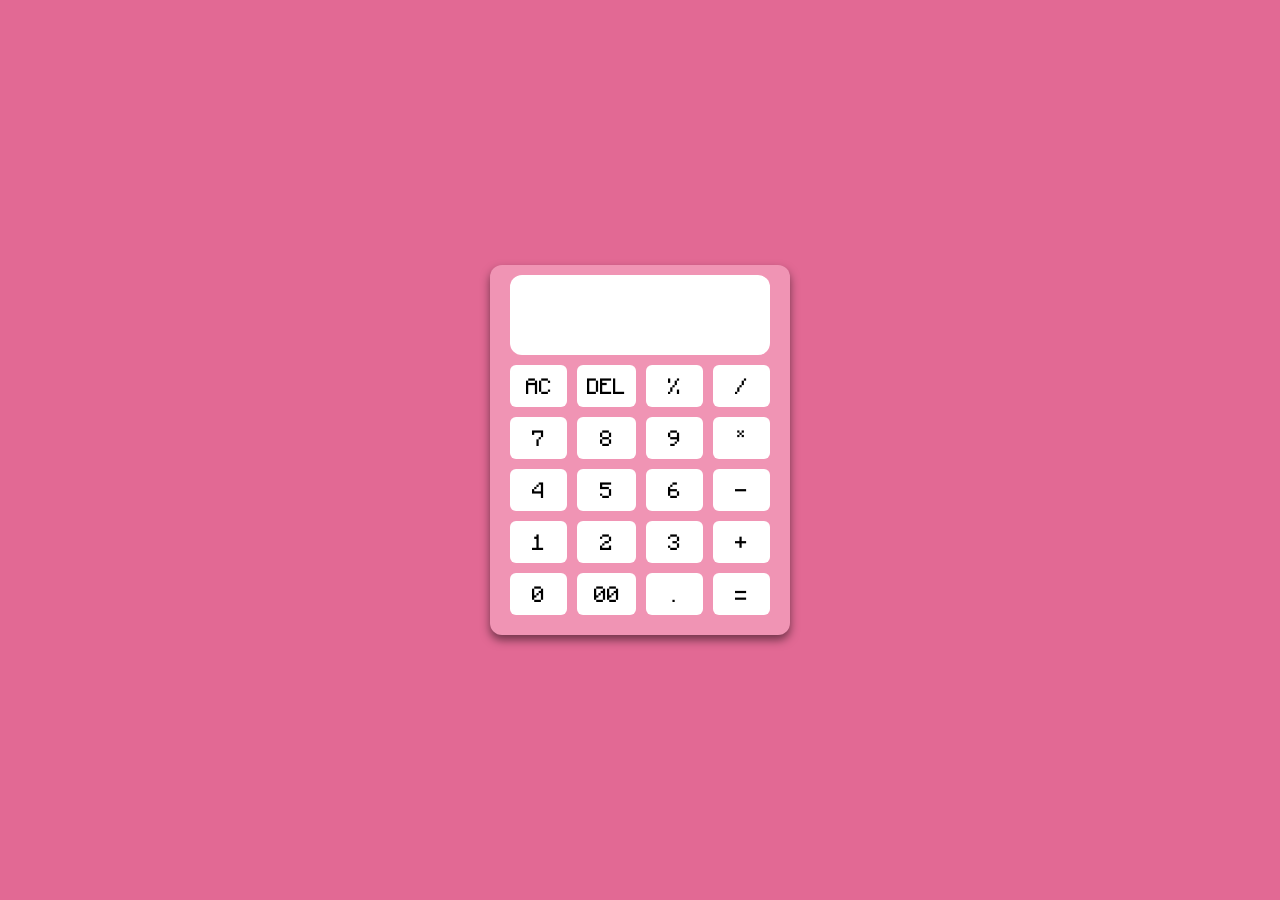
<file: calculator/index.html>
<!DOCTYPE html>
<html lang="en">
<head>
    <meta charset="UTF-8">
    <meta name="viewport" content="width=device-width, initial-scale=1.0">
    <link rel="stylesheet" href="calc.css">
    <title>Calculator</title>
</head>
<body>
        <div class="container">
            <input type="text" class="display" />
            <div class="buttons">
                <button class="operator" data-value="AC">AC</button>
                <button class="operator" data-value="DEL">DEL</button>
                <button class="operator" data-value="%">%</button>
                <button class="operator" data-value="/">/</button>
                <button data-value="7">7</button>
                <button data-value="8">8</button>
                <button data-value="9">9</button>
                <button class="operator" data-value="*">*</button>
                <button data-value="4">4</button>
                <button data-value="5">5</button>
                <button data-value="6">6</button>
                <button class="operator" data-value="-">-</button>
                <button data-value="1">1</button>
                <button data-value="2">2</button>
                <button data-value="3">3</button>
                <button class="operator" data-value="+">+</button>
                <button data-value="0">0</button>
                <button data-value="00">00</button>
                <button data-value=".">.</button>
                <button class="operator" data-value="=">=</button>
            </div>
        </div>
        <script src="calc.js"></script>
</body>
</html>
</file>
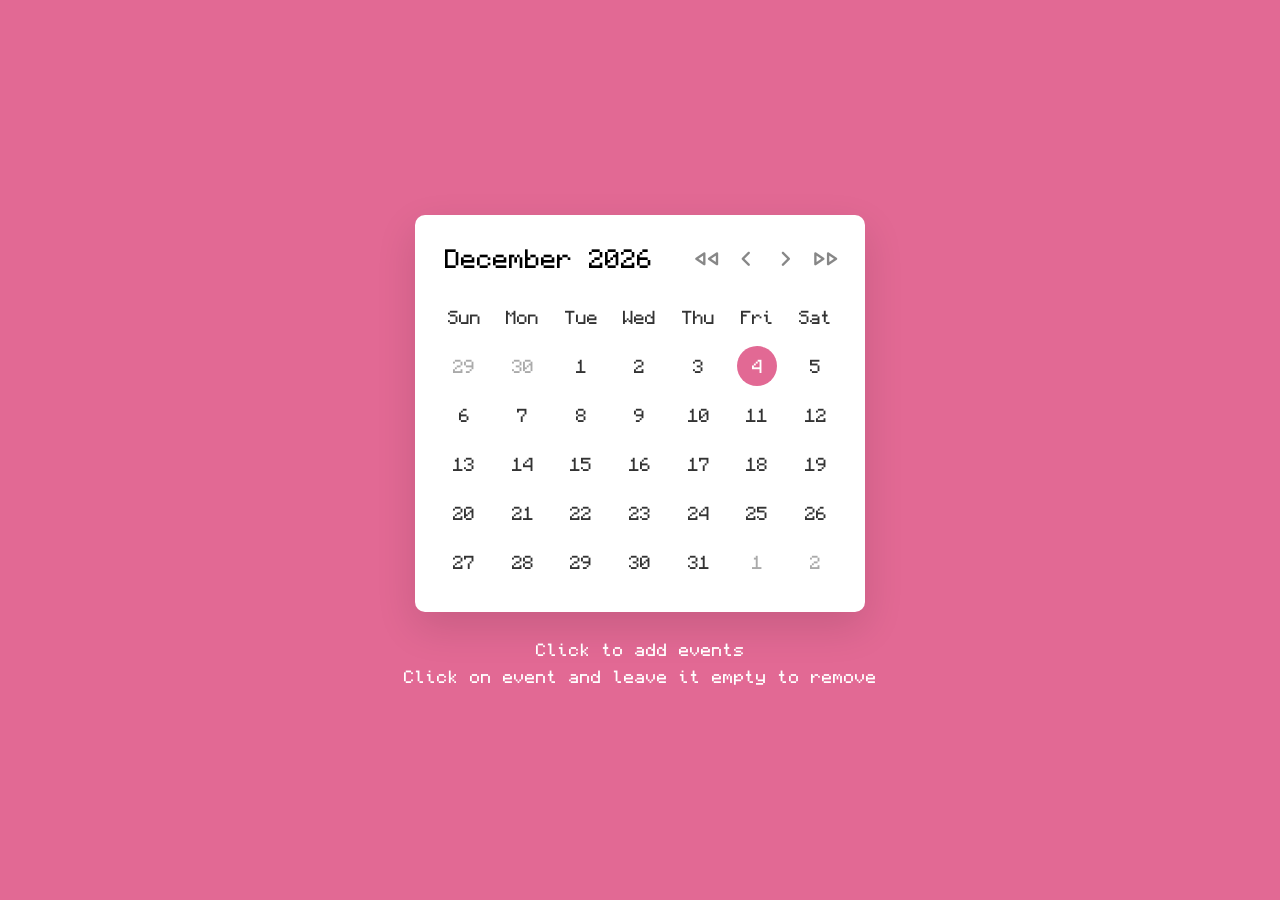
<file: Calendar/index.html>
<!DOCTYPE html>
<html lang="en">
<head>
    <meta charset="UTF-8">
    <meta name="viewport" content="width=device-width, initial-scale=1.0">
    <title>Calendar</title>
    <link rel="stylesheet" href="https://fonts.googleapis.com/css2?family=Material+Symbols+Rounded:opsz,wght,FILL,GRAD@20..48,100..700,0..1,-50..200">
    <link rel="stylesheet" href="calendar.css">
</head>
<body>
    <div class="wrapper">
        <header>
            <p class="current-date"></p>
            <div class="icons">
                <span id="prev-year" class="material-symbols-rounded">fast_rewind</span>
                <span id="prev" class="material-symbols-rounded">chevron_left</span>
                <span id="next" class="material-symbols-rounded">chevron_right</span>
                <span id="next-year" class="material-symbols-rounded">fast_forward</span>
            </div>
        </header>
        <div class="calendar">
            <ul class="weeks">
                <li>Sun</li>
                <li>Mon</li>
                <li>Tue</li>
                <li>Wed</li>
                <li>Thu</li>
                <li>Fri</li>
                <li>Sat</li>
            </ul>
            <ul class="days"></ul>
        </div>
    </div>
    <p class="add-event-text">Click to add events</p>
    <p class="add-event-text">Click on event and leave it empty to remove</p>
    <script src="calendar.js"></script>
</body>
</html>
</file>
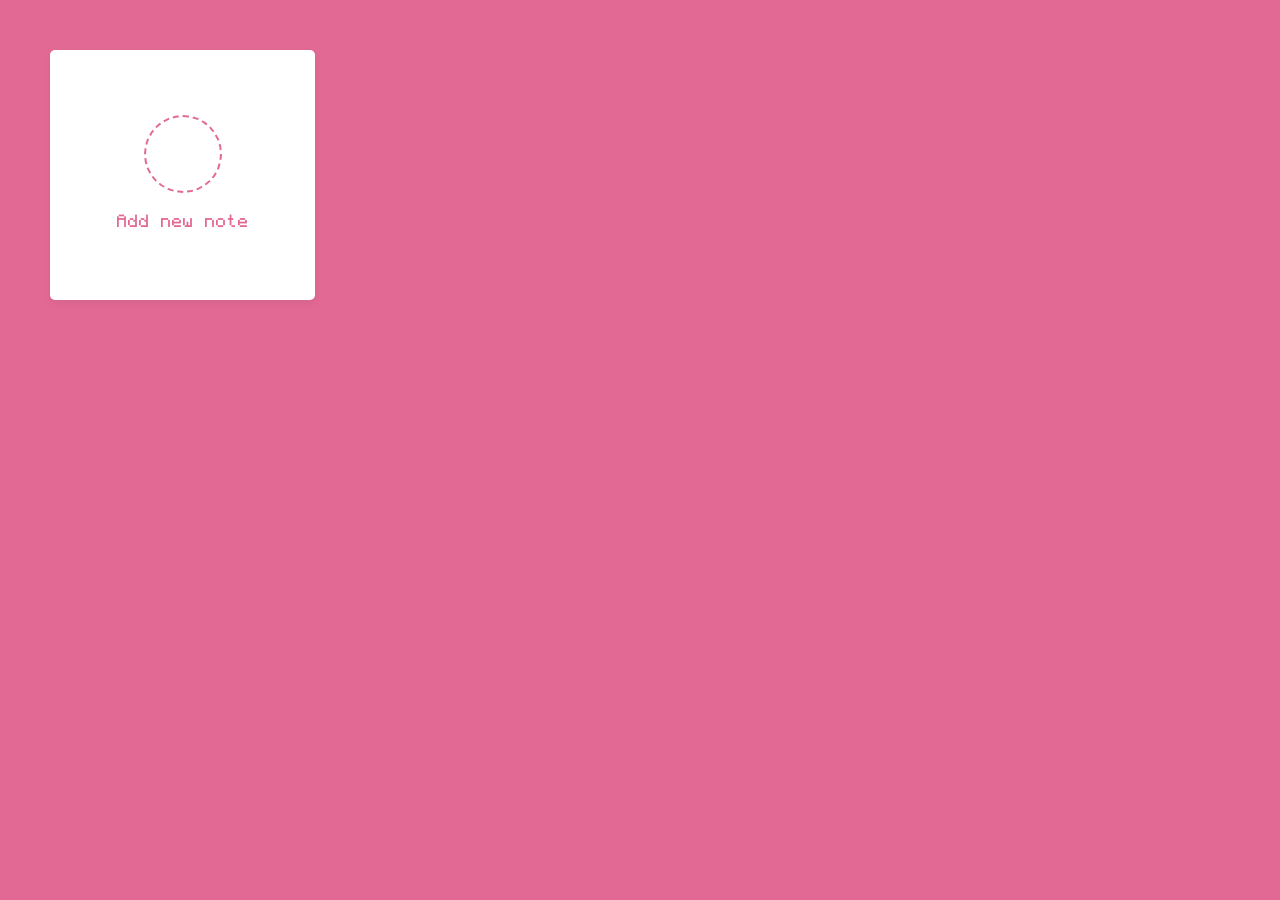
<file: NotesApp/index.html>
<!DOCTYPE html>
<html lang="en">
<head>
    <meta charset="UTF-8">
    <title>Notes App</title>
    <link rel="stylesheet" href="notesapp.css">
    <meta name="viewport" content="width=device-width, initial-scale=1.0">
    <link rel="stylesheet" href="https://unicons.iconscout.com/release/v4.0.0/css/line.css">
    <link rel="icon" type="image/x-icon" href="favicon.ico">
</head>
<body>
    <div class="popup-box">
        <div class="popup">
            <div class="content">
                <header>
                    <p>Add a new Note</p>
                    <i class="uil uil-times"></i>
                </header>
                <form action="#">
                    <div class="row title">
                        <label>Title</label>
                        <input type="text">
                    </div>
                    <div class="row description">
                        <label>Description</label>
                        <textarea></textarea>
                    </div>
                    <button>Add Note</button>
                </form>
            </div>
        </div>
    </div>
    <div class="wrapper">
        <li class="add-box">
            <div class="icon"><i class="uil uil-plus"></i></div>
            <p>Add new note</p>
        </li>
    </div>
    <script src="notesapp.js"></script>
</body>
</html>
</file>
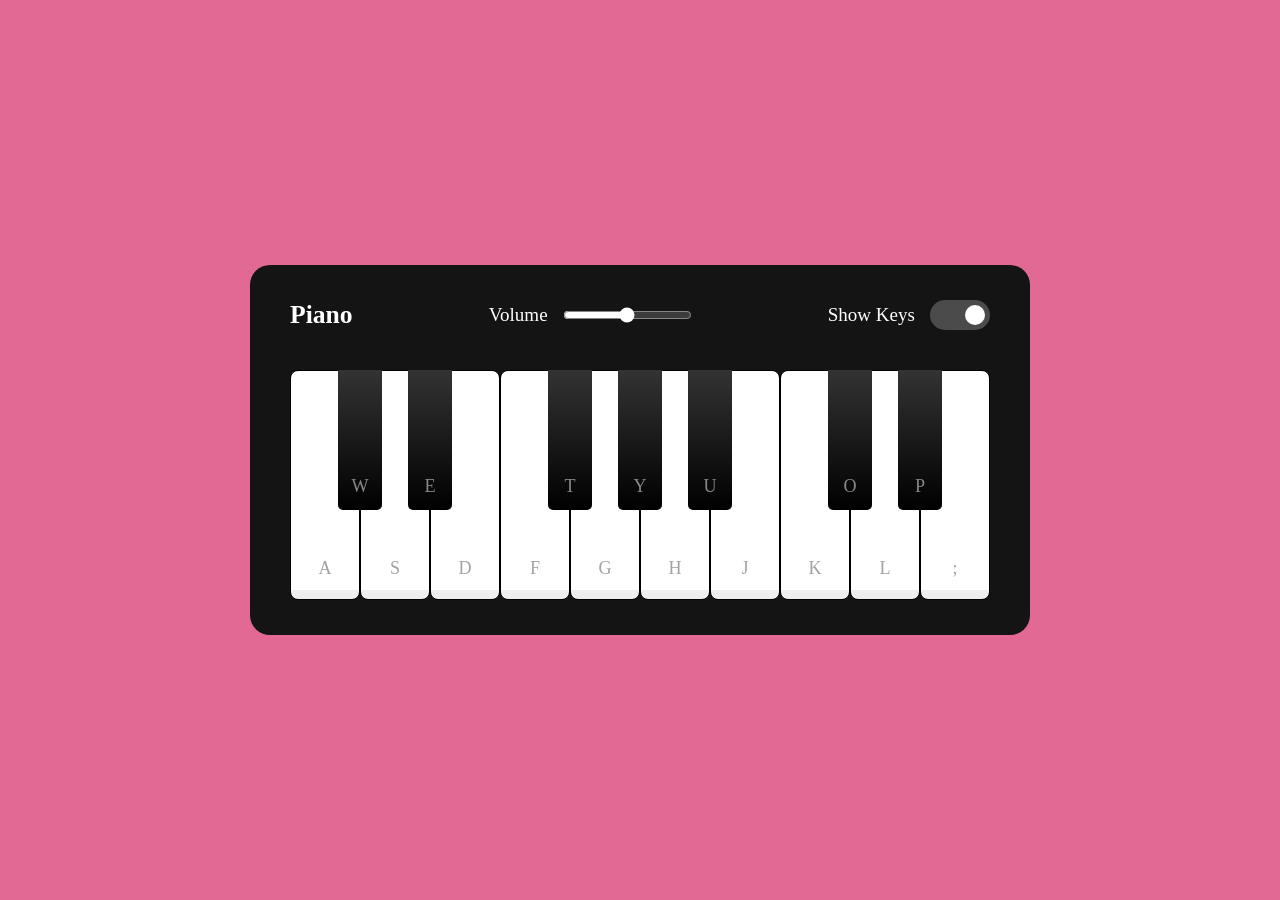
<file: Piano/index.html>
<!DOCTYPE html>
<html lang="en" dir="ltr">
  <head>
    <meta charset="utf-8">
    <title>Piano</title>
    <link rel="stylesheet" href="piano.css">
    <meta name="viewport" content="width=device-width, initial-scale=1.0">
    <link rel="icon" type="image/x-icon" href="piano_tiles_icon-icons.com_69217.ico">
    <script src="piano.js" defer></script>
  </head>
  <body>
    <div class="wrapper">
      <header>
        <h2>Piano</h2>
        <div class="column volume-slider">
          <span>Volume</span><input type="range" min="0" max="1" value="0.5" step="any">
        </div>
        <div class="column keys-checkbox">
          <span>Show Keys</span><input type="checkbox" checked>
        </div>
      </header>
      <ul class="piano-keys">
        <li class="key white" data-key="a"><span>a</span></li>
        <li class="key black" data-key="w"><span>w</span></li>
        <li class="key white" data-key="s"><span>s</span></li>
        <li class="key black" data-key="e"><span>e</span></li>
        <li class="key white" data-key="d"><span>d</span></li>
        <li class="key white" data-key="f"><span>f</span></li>
        <li class="key black" data-key="t"><span>t</span></li>
        <li class="key white" data-key="g"><span>g</span></li>
        <li class="key black" data-key="y"><span>y</span></li>
        <li class="key white" data-key="h"><span>h</span></li>
        <li class="key black" data-key="u"><span>u</span></li>
        <li class="key white" data-key="j"><span>j</span></li>
        <li class="key white" data-key="k"><span>k</span></li>
        <li class="key black" data-key="o"><span>o</span></li>
        <li class="key white" data-key="l"><span>l</span></li>
        <li class="key black" data-key="p"><span>p</span></li>
        <li class="key white" data-key=";"><span>;</span></li>
      </ul>
    </div>

  </body>
</html>
</file>
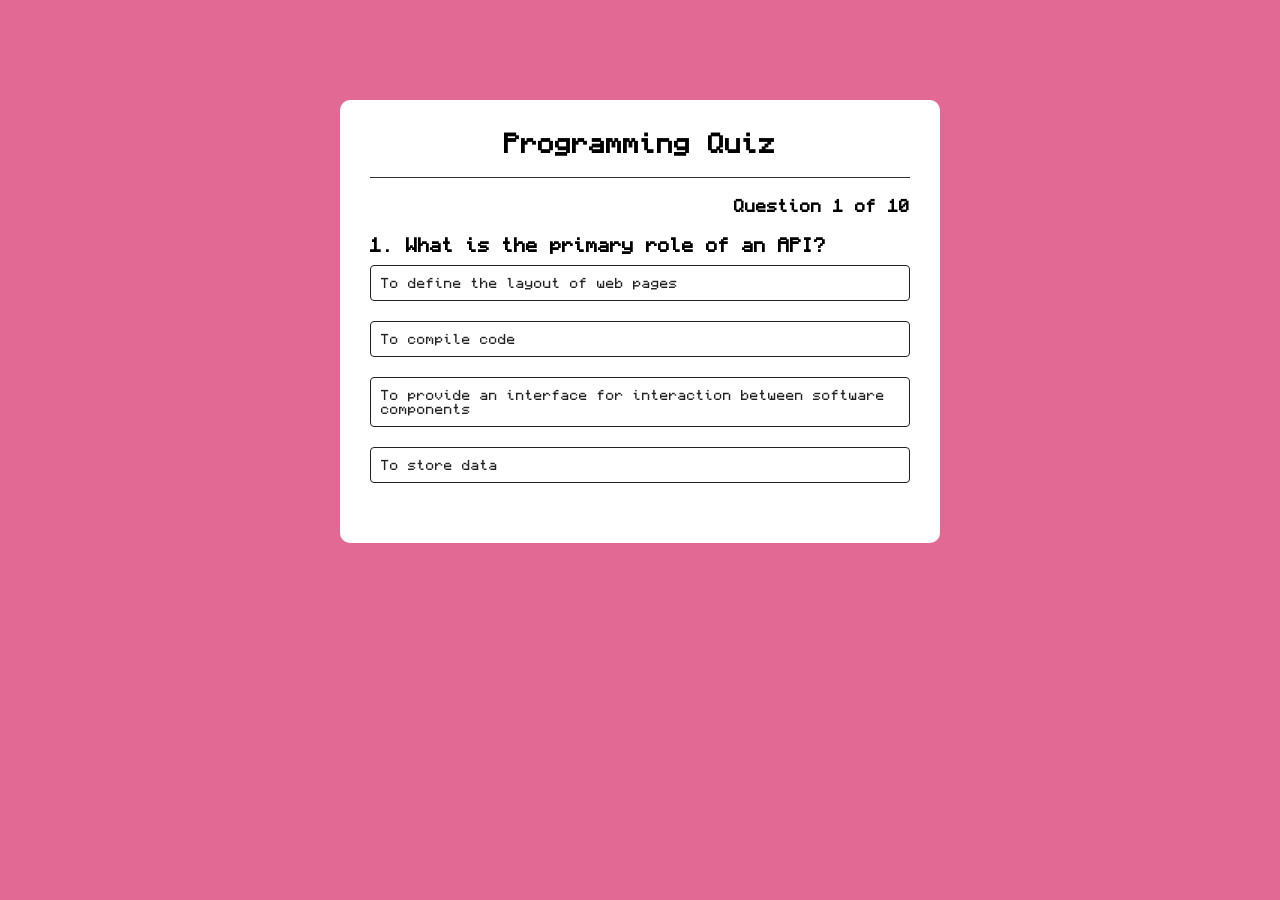
<file: quiz/index.html>
<!DOCTYPE html>
<html lang="en">
    <head>
        <title>Quiz</title>
        <link rel="stylesheet" type="text/css" href="quiz.css">
    </head>
    <body>
        <div class="app">
            <h1>Programming Quiz</h1>
            <div class="quiz">
                <h3 id="question-counter"></h3>
                <h2 id="question"></h2>
                <div id="answer-buttons">
                    <button class="btn"></button>
                    <button class="btn"></button>
                    <button class="btn"></button>
                    <button class="btn"></button>
                </div>
                <button id="next-btn">Next</button>
            </div>
        </div>
    </body>
    <script src="quiz.js"></script>
</html>
</file>
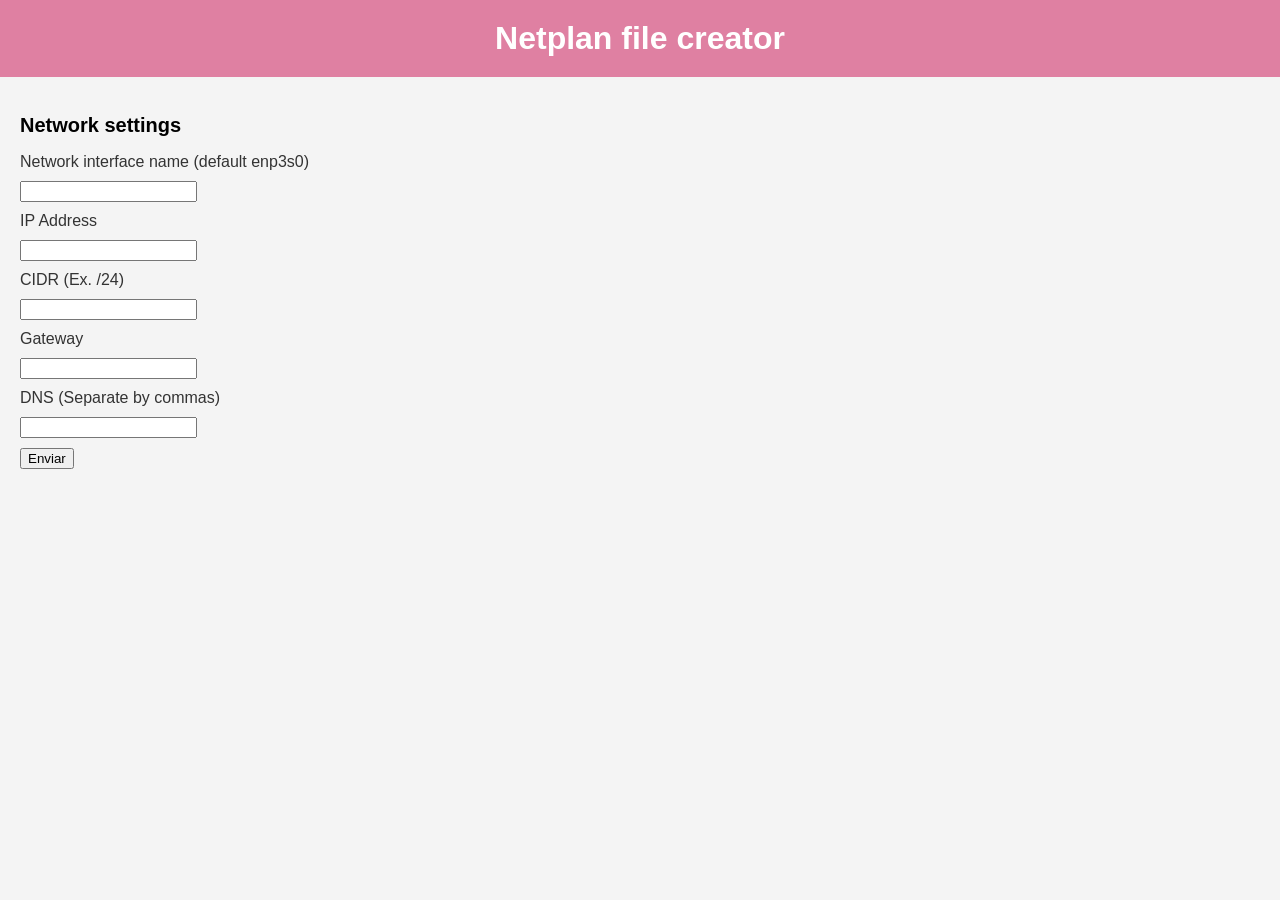
<file: NetplanCreator/netplancreator.html>
<!DOCTYPE html>
<html lang="ca">
<head>
    <meta charset="UTF-8">
    <meta name="viewport" content="width=device-width, initial-scale=1.0">
    <title>Netplan file creator</title>
</head>
<body>
    <header>
        <h1>Netplan file creator</h1>
    </header>
    <main>
<div class="container"></div>
<div>
    <form id="questionnaireForm">
        <div class="section">
            <h2>Network settings</h2>
            <label for="interfacename" style="display:block">Network interface name (default enp3s0)</label>
            <input type="text" id="interfacename" name="interfacename">
            <label for="ipaddress" style="display:block">IP Address</label>
            <input type="text" id="ipaddress" name="ipaddress" required>
            <label for="cidr" style="display:block">CIDR (Ex. /24)</label>
            <input type="text" id="cidr" name="cidr" required>
            <label for="gateway" style="display:block">Gateway</label>
            <input type="text" id="gateway" name="gateway" required>
            <label for="dns" style="display:block">DNS (Separate by commas)</label>
            <input type="text" id="dns" name="dns" required>
        </div>
        <button type="submit">Enviar</button>
    </form>
</div>

<div id="formOutput" style="display:none;">
    <h2>Netplan file</h2>
    <hr>
    <pre id="outputContent"></pre>
    <button id="downloadButton" style="margin-top: 10px;">Download Netplan file</button>
</div>

</main>

<script>
    document.getElementById('questionnaireForm').addEventListener('submit', function(event) {
        event.preventDefault(); 

        const interfacenameInput = document.getElementById('interfacename');
        if (interfacenameInput.value.trim() === '') {
            interfacenameInput.value = 'enp3s0';
        }
        
        const formData = new FormData(this);

        let netplanOutput = `network:\n`;
        netplanOutput += `  version: 2\n`;
        netplanOutput += `  renderer: networkd\n`;
        netplanOutput += `  ethernets:\n`;
        netplanOutput += `        ${formData.get('interfacename')}:\n`;
        netplanOutput += `            dhcp4: no\n`;
        netplanOutput += `            addresses:\n`;
        netplanOutput += `                - ${formData.get('ipaddress')}${formData.get('cidr')}\n`;
        netplanOutput += `            nameservers:\n`;
        netplanOutput += `                addresses: [${formData.get('dns')}]\n`;
        netplanOutput += `            routes:\n`;
        netplanOutput += `                - to: default\n`;
        netplanOutput += `                  via: ${formData.get('gateway')}\n`;

        document.getElementById('outputContent').textContent = netplanOutput;
        document.getElementById('formOutput').style.display = 'block';
        document.getElementById('questionnaireForm').style.display = 'none';

        document.getElementById('downloadButton').addEventListener('click', function() {
            const blob = new Blob([netplanOutput], { type: 'text/plain' });
            const link = document.createElement('a');
            link.href = URL.createObjectURL(blob);
            link.download = 'netplan.yaml';
            link.click();
        });
    });
</script>
</body>
</html>
<style>
    body {
        font-family: Arial, sans-serif;
        background-color: #f4f4f4;
        color: #333;
        margin: 0;
        padding: 0;
    }
    
    header {
        background-color: #df80a2;
        color: white;
        text-align: center;
        padding: 20px 0;
    }
    
    h1 {
        margin: 0;
    }
    
    main {
        padding: 20px;
    }
    
    h2 {
        font-size: 20px;
        color: black;
    }
    
    label {
        display: block;
        margin-bottom: 10px;
    }
    
    input {
        display: inline-block;
        margin-bottom: 10px;
        vertical-align: middle;
    }
    
    
    
    #formOutput {
        margin-top: 20px;
    }
    
    pre {
        background-color: #e9ecef;
        padding: 15px;
        border-radius: 5px;
    }
    
        
        
    </style>
</file>
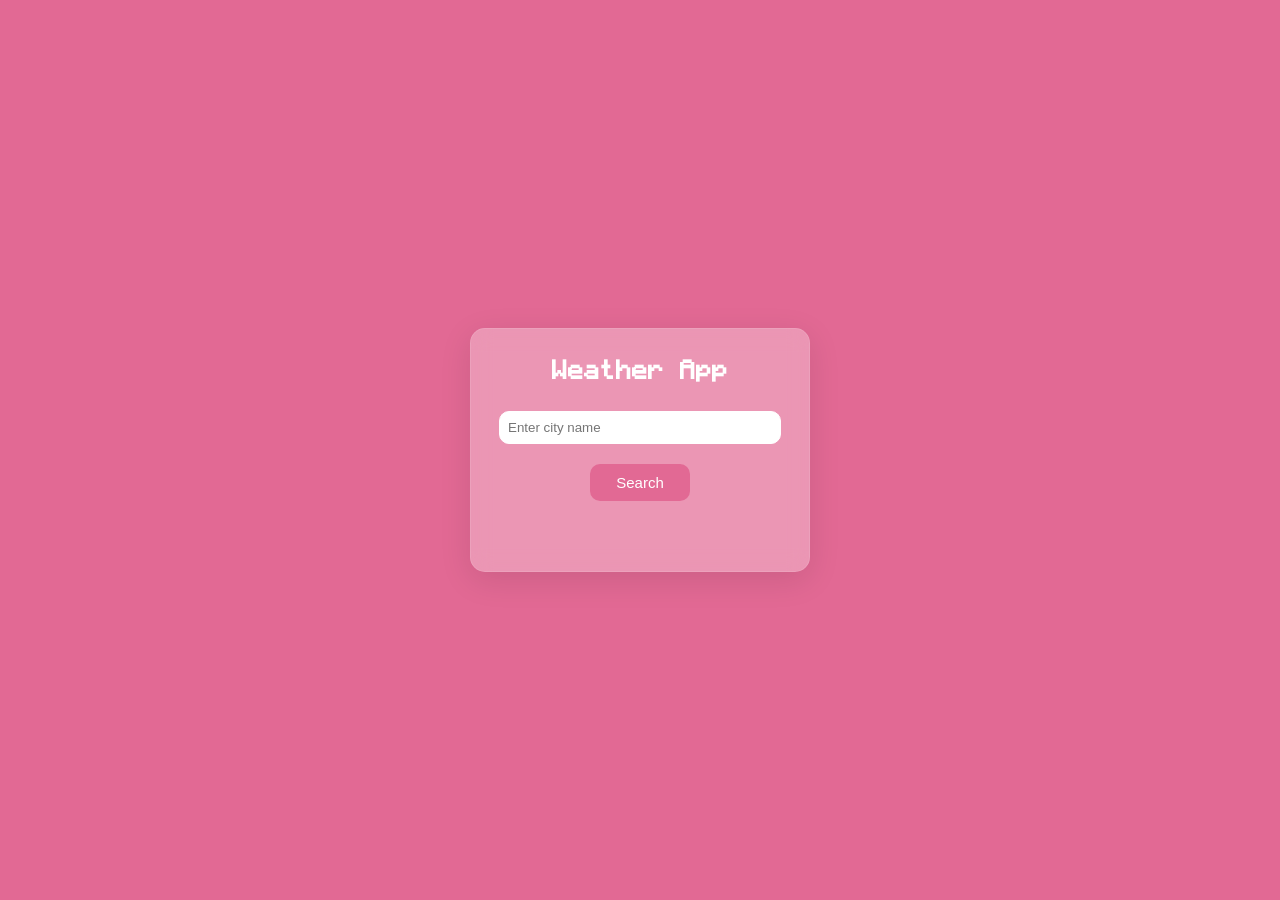
<file: WeatherApp/weather.html>
<!DOCTYPE html>
<html lang="en">
<head>
    <meta charset="UTF-8">
    <meta name="viewport" content="width=device-width, initial-scale=1.0">
    <title>Weather App</title>
    <link rel="stylesheet" href="weather.css">
</head>
<body>
    <div id="weather-container">
        <h2>Weather App</h2>
        <input type="text" id="city" placeholder="Enter city name">
        <button onclick="getWeather()">Search</button>

        <img id="weather-icon" alt="Weather Icon">
        
        <div id="temp-div"></div>

        <div id="weather-info"></div>
        
        <div id="hourly-forecast"></div>
    </div>
    <script src="weather.js"></script>
</body>
</html>
</file>
<file: calculator/calc.css>
@font-face {
    font-family: "Monocraft";
    src: url('Monocraft.ttf') format('truetype');
}

* {
    margin: 0;
    padding: 0;
    box-sizing: border-box;
    font-family: "Monocraft", sans-serif;
}
body {
    height: 100vh;
    display: flex;
    align-items: center;
    justify-content: center;
    background-color: #e26994;
}
.container {
    position: relative;
    max-width: 300px;
    width: 100%;
    border-radius: 12px;
    padding: 10px 20px 20px;
    background: #f094b4;
    box-shadow: 0 5px 10px rgba(0, 0, 0, 0.5);;
}
.display {
    height: 80px;
    width: 100%;
    outline: none;
    border: none;
    text-align: right;
    margin-bottom: 10px;
    font-size: 25px;
    color: rgb(0, 0, 0);
    border-radius: 12px;
    padding: 15px;
    transition: all 0.3s ease-in-out;
}
.display:focus {
    box-shadow: 0 0 10px rgba(0, 0, 0, 0.5);
}
.buttons {
    display: grid;
    grid-gap: 10px;
    grid-template-columns: repeat(4, 1fr);;
}
.buttons button {
    padding: 10px;
    border-radius: 6px;
    border: none;
    font-size: 20px;
    cursor: pointer;
    background-color: white;
    transition: transform 0.2s ease-in-out, background-color 0.3s ease-in-out;
}
.buttons button:hover {
    transform: scale(1.1);
    background-color: #e0e0e0;
}
.buttons button:active {
    transform: scale(0.9);
    background-color: #d0d0d0;
}
</file>
<file: Calendar/calendar.css>
@font-face {
    font-family: Monocraft;
    font-weight: normal;
    src: url('Monocraft.ttf') format('truetype');
}

* {
    margin: 0;
    padding: 0;
    box-sizing: border-box;
    font-family: 'Monocraft';
}

body {
    display: flex;
    align-items: center;
    padding: 0 10px;
    justify-content: center;
    min-height: 100vh;
    background: #e26994;
    flex-direction: column;
}

.wrapper {
    width: 450px;
    background: #fff;
    border-radius: 10px;
    box-shadow: 0 15px 40px rgba(0, 0, 0, 0.12);
    margin-bottom: 20px;
}

.wrapper header {
    display: flex;
    align-items: center;
    padding: 25px 30px 10px;
    justify-content: space-between;
}

header .icons {
    display: flex;
}

header .icons span{
    height: 38px;
    width: 38px;
    margin: 0 1px;
    cursor: pointer;
    color: #878787;
    text-align: center;
    line-height: 38px;
    font-size: 1.9rem;
    user-select: none;
    border-radius: 50%;
}

.icons span:last-child {
    margin-right: -10px;
}

header .icons span:hover {
    background: #f2f2f2;
}

header .current-date {
    font-size: 1.5rem;
    font-weight: 500;
}

.calendar {
    padding: 20px;
}

.calendar ul {
    display: flex;
    flex-wrap: wrap;
    list-style: none;
    text-align: center;
}

.calendar .days {
    margin-bottom: 20px;
}

.calendar li {
    color: #333;
    width: calc(100% / 7);
    font-size: 1.07rem;
}

.calendar .weeks li {
    font-weight: 500;
    cursor: default;
}

.calendar .days li {
    z-index: 1;
    cursor: pointer;
    position: relative;
    margin-top: 30px;
}

.days li.inactive {
    color: #aaa;
}

.days li.active {
    color: #fff;
}

.days li::before {
    position: absolute;
    content: "";
    left: 50%;
    top: 50%;
    height: 40px;
    width: 40px;
    z-index: -1;
    border-radius: 50%;
    transform: translate(-50%, -50%);
}

.days li.active::before {
    background: #e26994;
}

.days li:not(.active):hover::before {
    background: #f2f2f2;
}

.days li span {
    display: block;
    margin-top: 5px;
    font-size: 0.8rem;
    color: #e26994;
}

.add-event-text {
    text-align: center;
    font-size: 1rem;
    color: #ffffff;
    margin-top: 10px;
}
</file>
<file: NotesApp/notesapp.css>
@font-face {
    font-family: 'Monocraft';
    src: url('Monocraft.ttf') format('truetype');
}

*{
  margin: 0;
  padding: 0;
  box-sizing: border-box;
  font-family: 'Monocraft';
}
body{
  background: #e26994;
}
::selection{
  color: #fff;
  background: #e26994;
}
.wrapper{
  margin: 50px;
  display: grid;
  gap: 25px;
  grid-template-columns: repeat(auto-fill, 265px);
}
.wrapper li{
  height: 250px;
  list-style: none;
  border-radius: 5px;
  padding: 15px 20px 20px;
  background: #fff;
  box-shadow: 0 4px 8px rgba(0,0,0,0.05);
}
.add-box, .icon, .bottom-content, 
.popup, header, .settings .menu li{
  display: flex;
  align-items: center;
  justify-content: space-between;
}
.add-box{
  cursor: pointer;
  flex-direction: column;
  justify-content: center;
}
.add-box .icon{
  height: 78px;
  width: 78px;
  color: #e26994;
  font-size: 40px;
  border-radius: 50%;
  justify-content: center;
  border: 2px dashed #e26994;
}
.add-box p{
  color: #e26994;
  font-weight: 500;
  margin-top: 20px;
}
.note{
  display: flex;
  flex-direction: column;
  justify-content: space-between;
}
.note .details{
  max-height: 165px;
  overflow-y: auto;
}
.note .details::-webkit-scrollbar,
.popup textarea::-webkit-scrollbar{
  width: 0;
}
.note .details:hover::-webkit-scrollbar,
.popup textarea:hover::-webkit-scrollbar{
  width: 5px;
}
.note .details:hover::-webkit-scrollbar-track,
.popup textarea:hover::-webkit-scrollbar-track{
  background: #f1f1f1;
  border-radius: 25px;
}
.note .details:hover::-webkit-scrollbar-thumb,
.popup textarea:hover::-webkit-scrollbar-thumb{
  background: #e6e6e6;
  border-radius: 25px;
}
.note p{
  font-size: 22px;
  font-weight: 500;
}
.note span{
  display: block;
  color: #575757;
  font-size: 16px;
  margin-top: 5px;
}
.note .bottom-content{
  padding-top: 10px;
  border-top: 1px solid #ccc;
}
.bottom-content span{
  color: #6D6D6D;
  font-size: 14px;
}
.bottom-content .settings{
  position: relative;
}
.bottom-content .settings i{
  color: #6D6D6D;
  cursor: pointer;
  font-size: 15px;
}
.settings .menu{
  z-index: 1;
  bottom: 0;
  right: -5px;
  padding: 5px 0;
  background: #fff;
  position: absolute;
  border-radius: 4px;
  transform: scale(0);
  transform-origin: bottom right;
  box-shadow: 0 0 6px rgba(0,0,0,0.15);
  transition: transform 0.2s ease;
}
.settings.show .menu{
  transform: scale(1);
}
.settings .menu li{
  height: 25px;
  font-size: 16px;
  margin-bottom: 2px;
  padding: 17px 15px;
  cursor: pointer;
  box-shadow: none;
  border-radius: 0;
  justify-content: flex-start;
}
.menu li:last-child{
  margin-bottom: 0;
}
.menu li:hover{
  background: #f5f5f5;
}
.menu li i{
  padding-right: 8px;
}

.popup-box{
  position: fixed;
  top: 0;
  left: 0;
  z-index: 2;
  height: 100%;
  width: 100%;
  background: rgba(0,0,0,0.4);
}
.popup-box .popup{
  position: absolute;
  top: 50%;
  left: 50%;
  z-index: 3;
  width: 100%;
  max-width: 400px;
  justify-content: center;
  transform: translate(-50%, -50%) scale(0.95);
}
.popup-box, .popup{
  opacity: 0;
  pointer-events: none;
  transition: all 0.25s ease;
}
.popup-box.show, .popup-box.show .popup{
  opacity: 1;
  pointer-events: auto;
}
.popup-box.show .popup{
  transform: translate(-50%, -50%) scale(1);
}
.popup .content{
  border-radius: 5px;
  background: #fff;
  width: calc(100% - 15px);
  box-shadow: 0 0 15px rgba(0,0,0,0.1);
}
.content header{
  padding: 15px 25px;
  border-bottom: 1px solid #ccc;
}
.content header p{
  font-size: 20px;
  font-weight: 500;
}
.content header i{
  color: #8b8989;
  cursor: pointer;
  font-size: 23px;
}
.content form{
  margin: 15px 25px 35px;
}
.content form .row{
  margin-bottom: 20px;
}
form .row label{
  font-size: 18px;
  display: block;
  margin-bottom: 6px;
}
form :where(input, textarea){
  height: 50px;
  width: 100%;
  outline: none;
  font-size: 17px;
  padding: 0 15px;
  border-radius: 4px;
  border: 1px solid #999;
}
form :where(input, textarea):focus{
  box-shadow: 0 2px 4px rgba(0,0,0,0.11);
}
form .row textarea{
  height: 150px;
  resize: none;
  padding: 8px 15px;
}
form button{
  width: 100%;
  height: 50px;
  color: #fff;
  outline: none;
  border: none;
  cursor: pointer;
  font-size: 17px;
  border-radius: 4px;
  background: #e26994;
}

@media (max-width: 660px){
  .wrapper{
    margin: 15px;
    gap: 15px;
    grid-template-columns: repeat(auto-fill, 100%);
  }
  .popup-box .popup{
    max-width: calc(100% - 15px);
  }
  .bottom-content .settings i{
    font-size: 17px;
  }
}
</file>
<file: Piano/piano.css>
* {
  margin: 0;
  padding: 0;
  box-sizing: border-box;
  font-family: Monocraft;
}
body {
  display: flex;
  align-items: center;
  justify-content: center;
  min-height: 100vh;
  background: #e26994;
}
.wrapper {
  padding: 35px 40px;
  border-radius: 20px;
  background: #141414;
}
.wrapper header {
  display: flex;
  color: #fff;
  align-items: center;
  justify-content: space-between;
}
header h2 {
  font-size: 1.6rem;
}
header .column {
  display: flex;
  align-items: center;
}
header span {
  font-weight: 500;
  margin-right: 15px;
  font-size: 1.19rem;
}
header input {
  outline: none;
  border-radius: 30px;
}
.volume-slider input {
  accent-color: #fff;
}
.keys-checkbox input {
  height: 30px;
  width: 60px;
  cursor: pointer;
  appearance: none;
  position: relative;
  background: #4B4B4B
}
.keys-checkbox input::before {
  content: "";
  position: absolute;
  top: 50%;
  left: 5px;
  width: 20px;
  height: 20px;
  border-radius: 50%;
  background: #8c8c8c;
  transform: translateY(-50%);
  transition: all 0.3s ease;
}
.keys-checkbox input:checked::before {
  left: 35px;
  background: #fff;
}
.piano-keys {
  display: flex;
  list-style: none;
  margin-top: 40px;
}
.piano-keys .key {
  cursor: pointer;
  user-select: none;
  position: relative;
  text-transform: uppercase;
}
.piano-keys .black {
  z-index: 2;
  width: 44px;
  height: 140px;
  margin: 0 -22px 0 -22px;
  border-radius: 0 0 5px 5px;
  background: linear-gradient(#333, #000);
}
.piano-keys .black.active {
  box-shadow: inset -5px -10px 10px rgba(255,255,255,0.1);
  background:linear-gradient(to bottom, #000, #434343);
}
.piano-keys .white {
  height: 230px;
  width: 70px;
  border-radius: 8px;
  border: 1px solid #000;
  background: linear-gradient(#fff 96%, #eee 4%);
}
.piano-keys .white.active {
  box-shadow: inset -5px 5px 20px rgba(0,0,0,0.2);
  background:linear-gradient(to bottom, #fff 0%, #eee 100%);
}
.piano-keys .key span {
  position: absolute;
  bottom: 20px;
  width: 100%;
  color: #A2A2A2;
  font-size: 1.13rem;
  text-align: center;
}
.piano-keys .key.hide span {
  display: none;
}
.piano-keys .black span {
  bottom: 13px;
  color: #888888;
}

@media screen and (max-width: 815px) {
  .wrapper {
    padding: 25px;
  }
  header {
    flex-direction: column;
  }
  header :where(h2, .column) {
    margin-bottom: 13px;
  }
  .volume-slider input {
    max-width: 100px;
  }
  .piano-keys {
    margin-top: 20px;
  }
  .piano-keys .key:where(:nth-child(9), :nth-child(10)) {
    display: none;
  }
  .piano-keys .black {
    height: 100px;
    width: 40px;
    margin: 0 -20px 0 -20px;
  }
  .piano-keys .white {
    height: 180px;
    width: 60px;
  }
}

@media screen and (max-width: 615px) {
  .piano-keys .key:nth-child(13),
  .piano-keys .key:nth-child(14),
  .piano-keys .key:nth-child(15),
  .piano-keys .key:nth-child(16),
  .piano-keys .key :nth-child(17) {
    display: none;
  }
  .piano-keys .white {
    width: 50px;
  }
}
</file>
<file: quiz/quiz.css>
@font-face {
    font-family: 'Monocraft';
    src: url('Monocraft.ttf') format('truetype');
}

* {
    margin: 0;
    padding: 0;
    font-family: Monocraft;
    box-sizing: border-box;
}
body{
    background: #e26994;
}
.app {
    background: #fff;
    width: 90%;
    max-width: 600px;
    margin: 100px auto 0;
    border-radius: 10px;
    padding: 30px;
}
.app h1 {
    font-size: 25px;
    text-align: center;
    color: black;
    font-weight: 600;
    border-bottom: 1px solid #333;
    padding-bottom: 20px;
}
.quiz {
    padding: 20px 0;
}
.quiz h2{
    font-size: 18px;
    color: black;
    font-weight: 600;
}
.btn {
    background: #fff;
    color: #222;
    font-weight: 500;
    width: 100%;
    border: 1px solid #222;
    padding: 10px;
    margin: 10px 0;
    text-align: left;
    border-radius: 4px;
    cursor: pointer;
    transition: all 0.3s;
}

.btn:hover:not([disabled]) {
    background: #222;
    color: #fff;
}
.btn:disabled{
    cursor: auto
}
#next-btn{
    background: #e26994;
    color: #fff;
    font-weight: 500;
    width: 150px;
    border: 0;
    padding: 10px;
    margin: 20px auto;
    border-radius: 4px;
    cursor: pointer;
    display: block;
}
.correct {
    background: #9aeabc;
}
.incorrect{
    background: #ff9393;
}
.quiz h3 {
    text-align: right;
    font-size: 16px;
    color: black;
    font-weight: 600;
    margin-bottom: 20px;
}
</file>
<file: WeatherApp/weather.css>
@font-face {
  font-family: Monocraft;
  font-weight: normal;
  src: url('Monocraft.ttf') format('truetype');
}

body {
    background-color: #e26994;
    font-family:'Monocraft';
    display: flex;
    align-items: center;
    justify-content: center;
    height: 100vh;
    margin: 0;
}

#weather-container {
    background: rgba(255, 255, 255, 0.3);
    max-width: 400px;
    padding: 20px;
    border-radius: 15px;
    box-shadow: 0 8px 32px rgba(0, 0, 0, 0.1);
    backdrop-filter: blur(10px);
    border: 1px solid rgba(255, 255, 255, 0.1);
    text-align: center;
}

h2, label, p {
    color: #fff;
    margin: 8px 0;
}

input {
    width: calc(100% - 16px);
    padding: 8px;
    box-sizing: border-box;
    border-radius: 10px;
    border: 1px solid white;
    margin-top: 20px;
}

button {
    background: #e26994;
    color: white;
    padding: 10px;
    border: none;
    border-radius: 10px;
    cursor: pointer;
    margin-top: 20px;
    width: 100px;
    font-size: 15px;
    transition: background 0.3s ease, color 0.3s ease;

}

button:hover {
    background: #ffffff;
    color: black;
}

#temp-div p {
    font-size: 60px;
    margin-top: -30px;
}

#weather-info {
    font-size: 20px;
}

#weather-icon {
    width: 200px;
    height: 200px;
    margin: 0 auto 10px;
    margin-bottom: 0;
    display: none;
}

#hourly-forecast {
    margin-top: 50px;
    overflow-x: auto;
    white-space: nowrap;
    display: flex;
    justify-content: space-between;
}

.hourly-item {
    flex: 0 0 auto;
    width: 80px;
    display: flex;
    flex-direction: column;
    align-items: center;
    margin-right: 10px;
    color: white;
}

.hourly-item img {
    width: 30px;
    height: 30px;
    margin-bottom: 5px;
}

#hourly-heading {
    color: #fff;
    margin-top: 10px;
}
</file>
